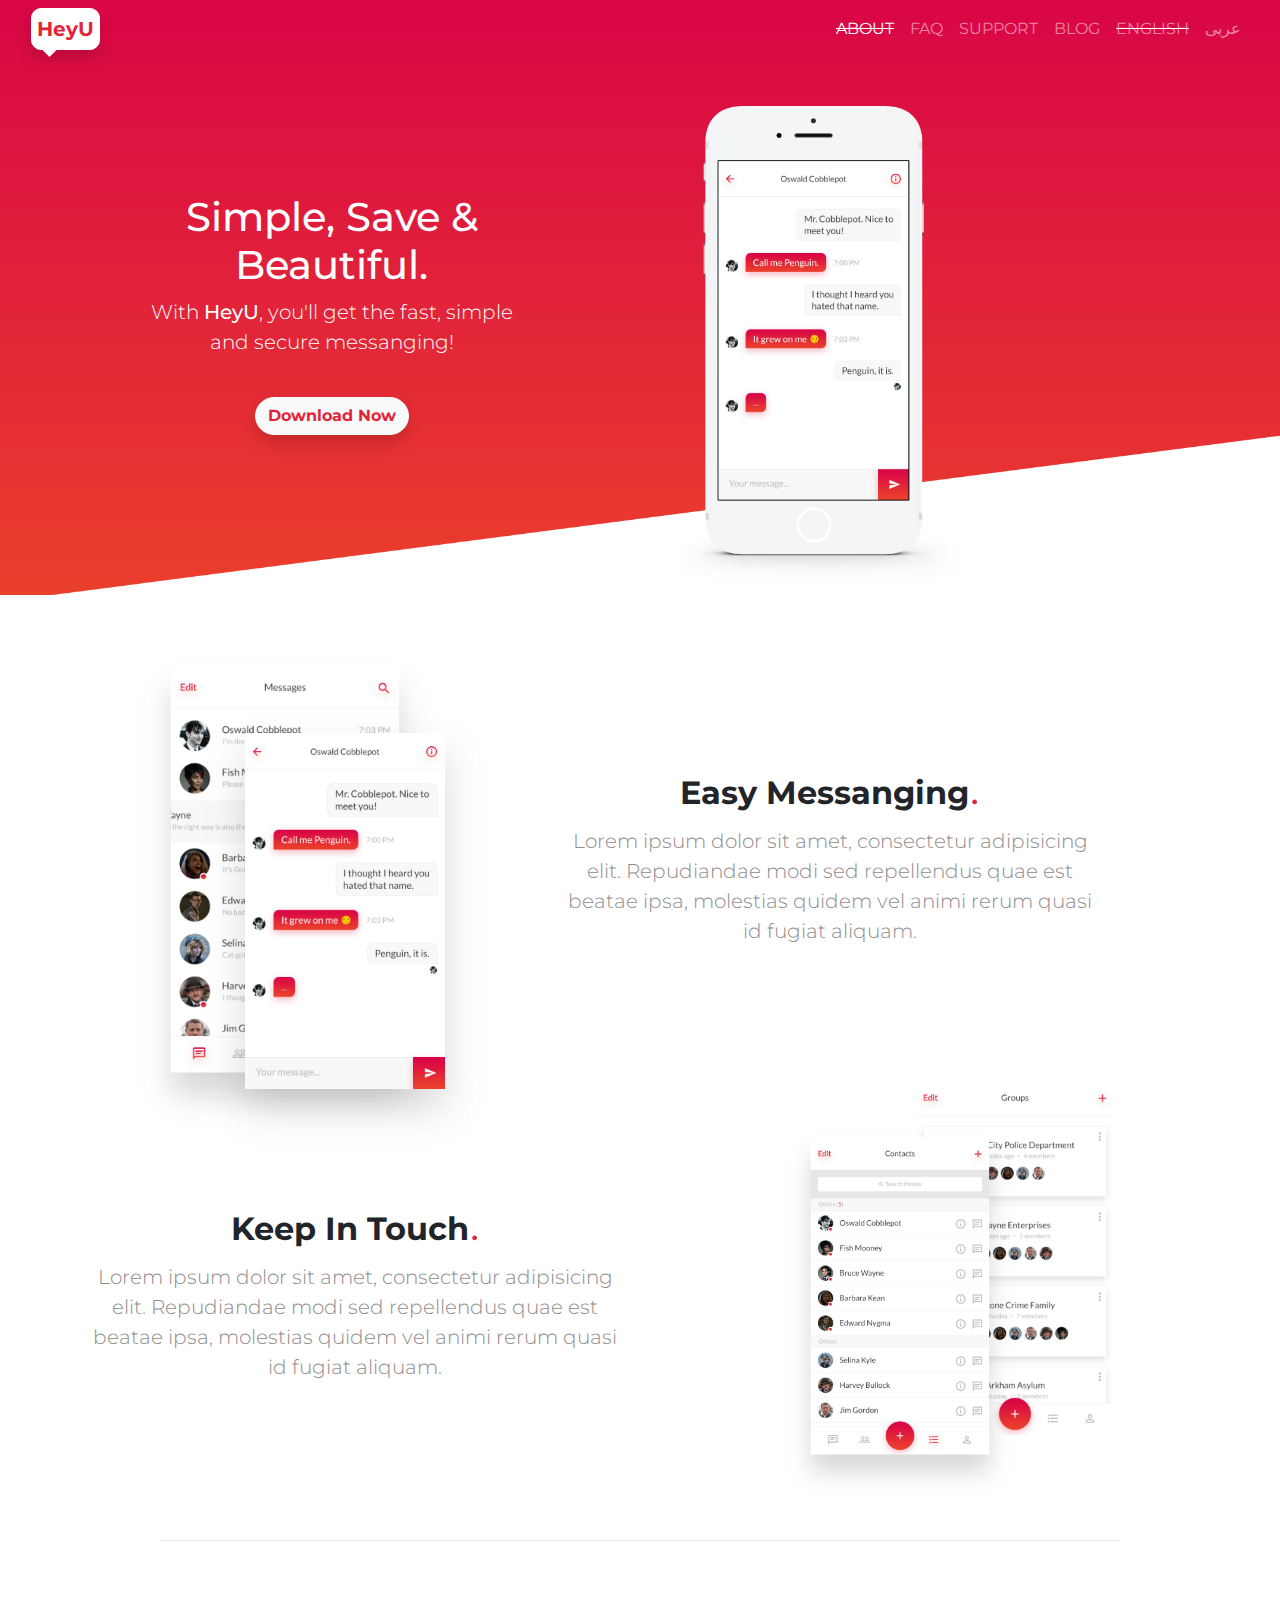
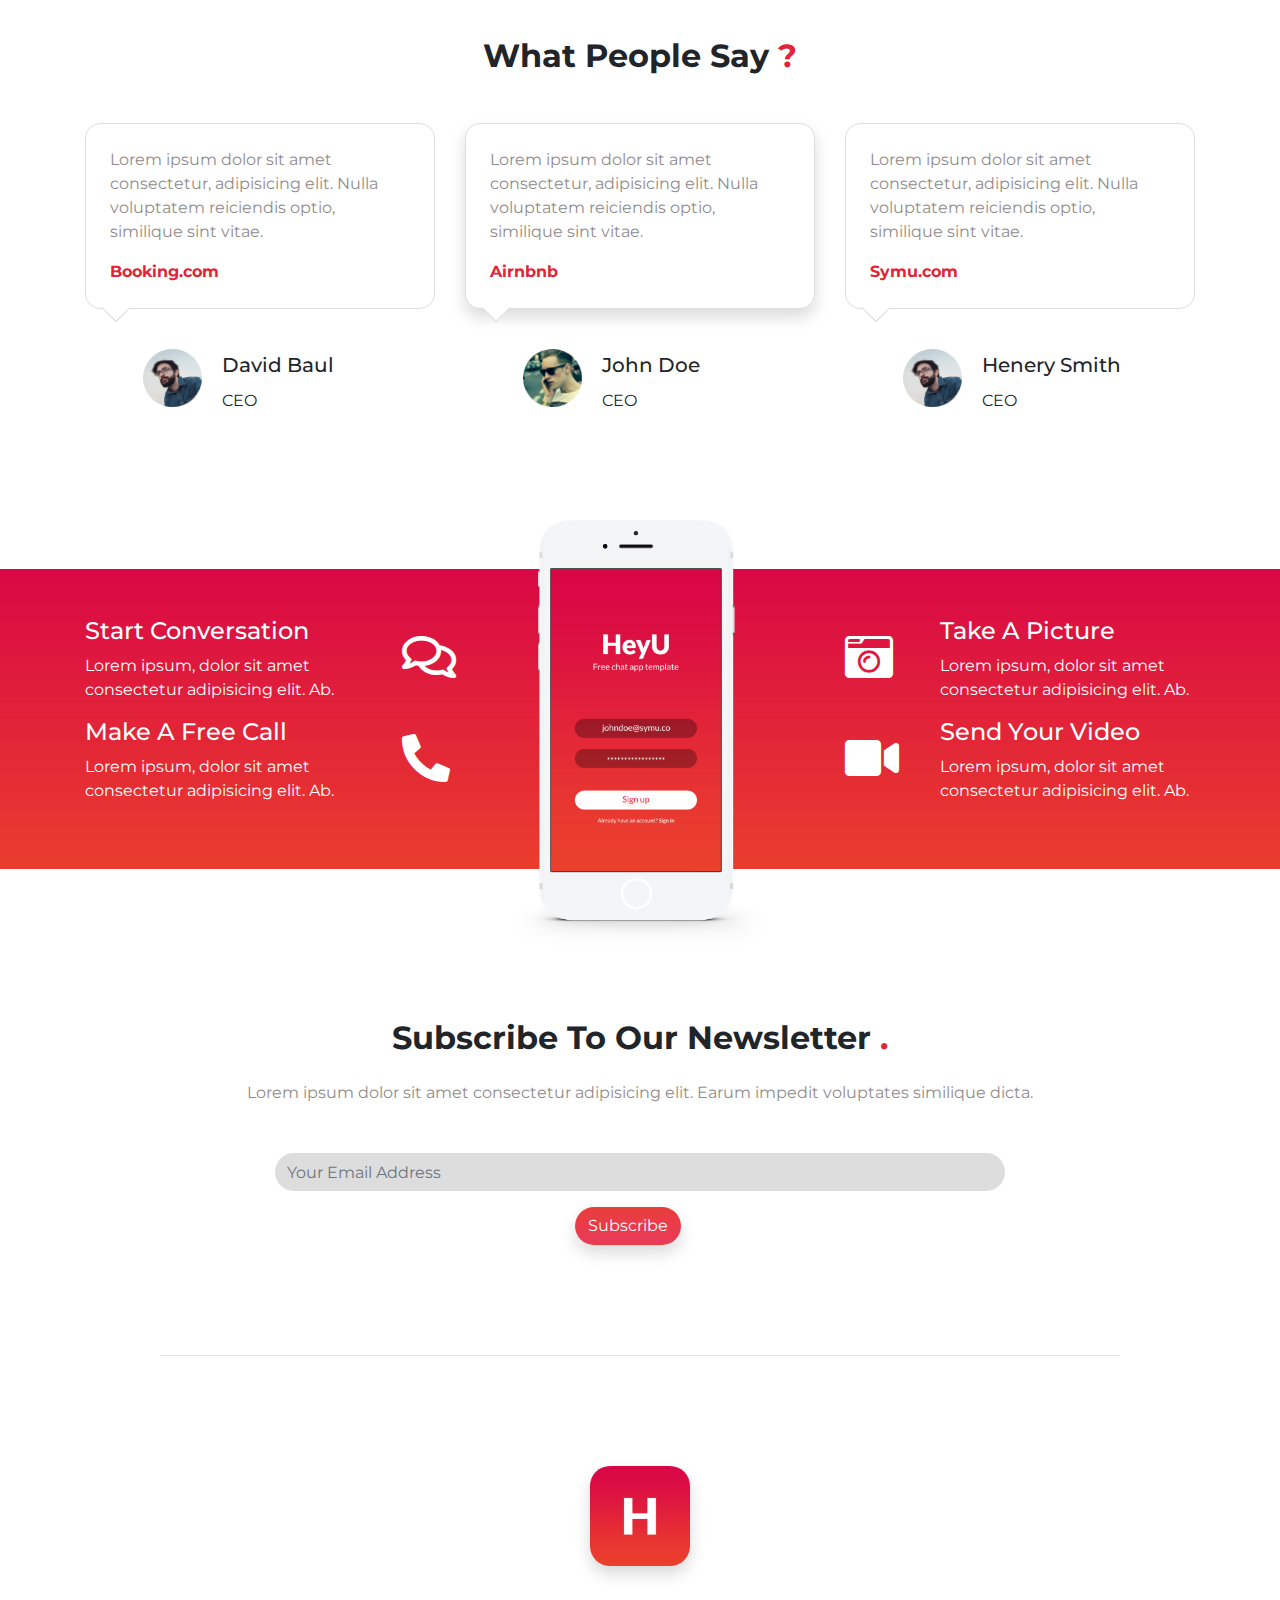
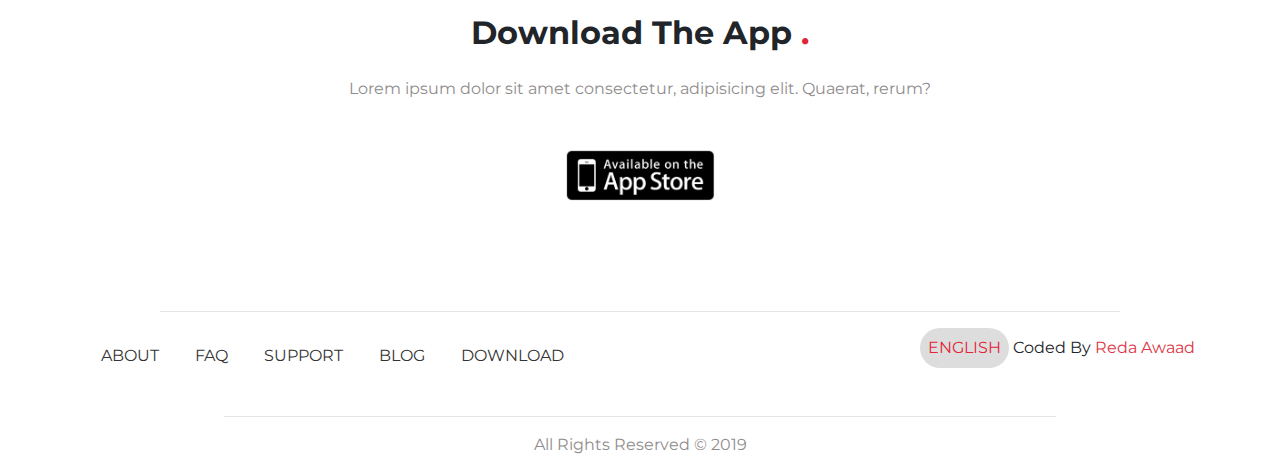
<file: index.html>
<!DOCTYPE html>
<html lang="en">
<head>
  <meta charset="UTF-8">
  <meta name="viewport" content="width=device-width, initial-scale=1.0">
  <meta http-equiv="X-UA-Compatible" content="ie=edge">
  <title>HeyU &#124; Messanging App</title>
  <link rel="shortcut icon" href="images/heyu-favicon.ico" type="image/x-icon">
  <!-- Google Fonts -->
  <link href="https://fonts.googleapis.com/css?family=Montserrat&display=swap" rel="stylesheet">
  <link rel="stylesheet" href="css/all.min.css">
  <link rel="stylesheet" href="css/bootstrap.min.css">
  <link rel="stylesheet" href="css/main.css">
</head>
<body>
                          <!-- Start Header -->
  <header class="header pb-2">
    <div class="container-fluid">
                                          <!-- Start NavBar -->
      <nav class="navbar navbar-expand-lg navbar-dark bg-transparent">
        <a class="navbar-brand font-weight-bold shadow" href="#">HeyU</a>
        <button class="navbar-toggler" type="button" data-toggle="collapse" data-target="#navbarSupportedContent" aria-controls="navbarSupportedContent" aria-expanded="false" aria-label="Toggle navigation">
          <span class="navbar-toggler-icon"></span>
        </button>

        <div class="collapse navbar-collapse" id="navbarSupportedContent">
          <ul class="navbar-nav ml-auto"> <!--Margin Should Be Into css File For Arabic Language-->
            <li class="nav-item link active">
              <a class="nav-link text-uppercase" href="#">about <span class="sr-only">(current)</span></a>
            </li>
            <li class="nav-item link">
              <a class="nav-link text-uppercase" href="#">faq</a>
            </li>
            <li class="nav-item link">
              <a class="nav-link text-uppercase" href="#">support</a>
            </li>
            <li class="nav-item link">
              <a class="nav-link text-uppercase" href="#">blog</a>
            </li>
            <li class="nav-item active-language">
              <a class="nav-link text-uppercase" href="index.html">english</a>
            </li>
            <li class="nav-item">
              <a class="nav-link text-uppercase" href="index-arabic.html">عربى</a>
            </li>
          </ul>
        </div>
      </nav><!-- End NavBar --> 
    </div>
    <div class="container"> 
                                        <!-- Start Main  -->
      <main class="main text-white text-center">
          <div class="">
            <div class="row">
              <div class="main-body col-md-5">
                <div class="main-content ml-sm-5">
                  <h1>Simple, Save &amp; Beautiful.</h1>
                  <p class="lead text-white">With <span class="h5">HeyU</span>, you'll get the fast, simple and secure messanging!</p>
                  <a href="#" class="download btn btn-light mt-4 shadow d-inline-block font-weight-bold">Download Now</a>
                </div>
              </div>
              <div class="col-md-7">
                <div class="main-image w-75 mt-5">
                  <img src="images/iPhone 7-header.png" width="280" alt="Messages">
                </div>
              </div>
            </div>
          </div>
      </main><!-- End Main  -->
    </div> 
  </header><!-- End Header  -->
                                        <!-- Start Features -->
  <section class="features mt-5 mb-2 text-center">
    <div class="container">
      <div class="row">
        <div class="col-lg-5 text-center">
          <div class="features-images mb-5">
            <div class="features-image1">
              <img src="images/Messages.png" width="320" alt="Features Image1">
            </div>
            <div class="features-image2 ">
              <img src="images/Conversation.png" width="320" alt="Features Image2">
            </div>
          </div>
        </div>
        <div class="col-lg-6">
          <div class="features-content">
            <h2 class="font-weight-bold">Easy Messanging<span class="dott display-4">.</span></h2>
            <p class="lead">Lorem ipsum dolor sit amet, consectetur adipisicing elit. Repudiandae modi sed repellendus quae est beatae ipsa, molestias quidem vel animi rerum quasi id fugiat aliquam.</p>
          </div>
        </div>
      </div>
    </div>
  </section><!-- End Features -->
                                        <!-- Start Keep In Touch -->
  <section class="keep-in-touch text-center">
    <div class="container">
      <div class="row">
        <div class="col-lg-6">
          <div class="keep-in-touch-content mb-5">
            <h2 class="font-weight-bold">Keep In Touch<span class="dott display-4">.</span></h2>
            <p class="lead">Lorem ipsum dolor sit amet, consectetur adipisicing elit. Repudiandae modi sed repellendus quae est beatae ipsa, molestias quidem vel animi rerum quasi id fugiat aliquam.</p>
          </div>
        </div>
        <div class="col-lg-5 offset-lg-1">
          <div class="keep-in-touch-images">
            <div class="keep-in-touch-image1">
              <img src="images/Groups.png" width="200" alt="keep in touch Image1">
            </div>
            <div class="keep-in-touch-image2">
              <img src="images/Contacts.png" width="250" alt="keep in touch Image2">
            </div>
          </div>
        </div>
      </div>
    </div>
  </section><!-- End Keep In Touch -->
  <hr class="w-75 mb-5">
                                        <!-- Start Testimonials -->
  <section class="testimonials ">
    <div class="container">
      <div class="text-center my-5">
        <h2 class="font-weight-bold pt-5">What People Say <span class="dott display-5">?</span></h2>
      </div>
      <div class="row">
        <div class="col-md-6 col-lg-4">
          <div class="comment p-4 mb-4">
            <div class="words">
              <p>Lorem ipsum dolor sit amet consectetur, adipisicing elit. Nulla voluptatem reiciendis optio, similique sint vitae.</p>
            </div>
            <span class="company font-weight-bold">Booking.com</span>
          </div>
          <div class="person">
            <div class="card mb-3" style="max-width: 540px;">
              <div class="row no-gutters">
                <div class="col-4 text-right">
                  <img src="/images/david.png" class="card-img w-50 mt-3" alt="John Doe">
                </div>
                <div class="col-8">
                  <div class="card-body">
                    <h5 class="card-title">David Baul</h5>
                    <span class="title text-uppercase">ceo</span>
                  </div>
                </div>
              </div>
            </div>
          </div>
        </div>
        <div class="col-md-6 col-lg-4">
          <div class="comment p-4 mb-4 show-testimonials">
            <div class="words">
              <p>Lorem ipsum dolor sit amet consectetur, adipisicing elit. Nulla voluptatem reiciendis optio, similique sint vitae.</p>
            </div>
            <span class="company font-weight-bold">Airnbnb</span>
          </div>
          <div class="person">
            <div class="card mb-3" style="max-width: 540px;">
              <div class="row no-gutters">
                <div class="col-4 text-right">
                  <img src="/images/john.png" class="card-img w-50 mt-3" alt="John Doe">
                </div>
                <div class="col-8">
                  <div class="card-body">
                    <h5 class="card-title">John Doe</h5>
                    <span class="title text-uppercase">ceo</span>
                  </div>
                </div>
              </div>
            </div>
          </div>
        </div>
        <div class="col-md-6 col-lg-4">
          <div class="comment p-4 mb-4">
            <div class="words">
              <p>Lorem ipsum dolor sit amet consectetur, adipisicing elit. Nulla voluptatem reiciendis optio, similique sint vitae.</p>
            </div>
            <span class="company font-weight-bold">Symu.com</span>
          </div>
          <div class="person">
            <div class="card mb-3" style="max-width: 540px;">
              <div class="row no-gutters">
                <div class="col-4 text-right">
                  <img src="/images/david.png" class="card-img w-50 mt-3" alt="John Doe">
                </div>
                <div class="col-8">
                  <div class="card-body">
                    <h5 class="card-title">Henery Smith</h5>
                    <span class="title text-uppercase">ceo</span>
                  </div>
                </div>
              </div>
            </div>
          </div>
        </div>
      </div>
    </div>
  </section><!-- End Testimonials -->
                                          <!-- Start Application Info -->
  <section class="app-info text-white p-5">
    <div class="container">
      <div class="row">
        <div class="col-md-6 col-lg-4">
          <div class="row">
            <div class="col-10">
              <h4>Start Conversation</h4>
              <p class="text-white">Lorem ipsum, dolor sit amet consectetur adipisicing elit. Ab.</p>
            </div>
            <div class="col-2">
              <i class="far fa-comments fa-3x pt-3"></i>
            </div>
          </div>
          <div class="row">
            <div class="col-10">
              <h4>Make A Free Call</h4>
              <p class="text-white">Lorem ipsum, dolor sit amet consectetur adipisicing elit. Ab.</p>
            </div>
            <div class="col-2">
              <i class="fas fa-phone-alt fa-3x pt-3"></i>
            </div>
          </div>
        </div>
        <div class="col-md-6 col-lg-4">
          <div class="mobile-image text-center my-5">
            <img src="images/iPhone 7 Silver1.png" width="250" alt="Cell Phone">
          </div>
        </div>
        <div class="col-md-6 col-lg-4">
          <div class="row">
            <div class="col-3">
              <i class="fas fa-camera-retro fa-3x pt-3"></i>
            </div>
            <div class="col-9">
              <h4>Take A Picture</h4>
              <p class="text-white">Lorem ipsum, dolor sit amet consectetur adipisicing elit. Ab.</p>
            </div>
          </div>
          <div class="row">
            <div class="col-3">
              <i class="fas fa-video fa-3x pt-3"></i>
            </div>
            <div class="col-9">
              <h4>Send Your Video</h4>
              <p class="text-white">Lorem ipsum, dolor sit amet consectetur adipisicing elit. Ab.</p>
            </div>
          </div>
        </div>
      </div>
    </div>
  </section><!-- End Application Info -->
                                              <!-- Start Newsletter -->
  <section class="newsletter">
    <div class="container">
      <div class="text-center mb-5">
        <h2 class="font-weight-bold mb-4">
          Subscribe To Our Newsletter <span class="dott display-5">.</span>
        </h2>
        <p>Lorem ipsum dolor sit amet consectetur adipisicing elit. Earum impedit voluptates similique dicta.</p>
        <div class="text-center row mt-5">
          <form method="" class="form-inline-block col-sm-8 offset-sm-2 w-100">
            <div class="form-group">
              <input type="email" class="form-control" placeholder="Your Email Address">
            </div>
            <button type="submit" class="btn subscribe-btn text-white shadow ml-n4">Subscribe</button>
          </form>
        </div>
      </div>
    </div>
  </section><!-- End Newsletter -->
  <hr class="w-75 mb-5">
                                        <!-- Start Download Section -->
  <section class="download">
    <div class="container">
      <ul class="list-unstyled text-center">
        <li class="my-5">
          <img src="images/Your_App_Icon.png" class="app-icon shadow" width="100" alt="App">
        </li>
        <li class="my-4">
          <h2 class="font-weight-bold mb-4">
            Download The App <span class="dott display-5">.</span>
          </h2>
        </li>
        <li class="my-4">
          <p>Lorem ipsum dolor sit amet consectetur, adipisicing elit. Quaerat, rerum?</p>
        </li>
        <li class="mt-5">
          <img src="images/app-store.jpg" class="app-store" width="150" alt="App Store">
        </li>
      </ul>
    </div>
  </section><!-- End Download Section -->                                      
  <hr class="w-75">
                                          <!-- Start Footer -->
  <footer class="footer">
    <div class="container">
      <div class="row">
        <div class="col-md-8">
          <ul class="list-unstyled d-inline-block">
            <li class="d-inline-block text-uppercase m-3">
              <a href="#" class="text-decoration-none">about</a>
            </li>
            <li class="d-inline-block text-uppercase m-3">
              <a href="#" class="text-decoration-none">faq</a>
            </li>
            <li class="d-inline-block text-uppercase m-3">
              <a href="#" class="text-decoration-none">support</a>
            </li>
            <li class="d-inline-block text-uppercase m-3">
              <a href="#" class="text-decoration-none">blog</a>
            </li>
            <li class="d-inline-block text-uppercase m-3">
              <a href="#" class="text-decoration-none">download</a>
            </li>
          </ul>
        </div>
        <div class="col-md-4 text-right mb-3">
          <span class="language d-inline-block text-uppercase p-2">
            english
          </span>
          <span>Coded By <a href="https://www.facebook.com/redaawaad25" class="text-danger">Reda Awaad</a></span>
        </div>
      </div>
      <hr class="w-75">
      <div class="copyright">
        <p class="text-center">All Rights Reserved &copy; 2019</p>
      </div>
    </div>
  </footer><!-- End Footer -->
                                  <!-- Back To Top Button -->
  <div class="to-top shadow text-center pt-2">
    <i class="fas fa-chevron-up text-white"></i>
  </div>

  <script src="js/jquery-3.4.1.min.js"></script>
  <script src="js/popper.min.js"></script>
  <script src="js/bootstrap.min.js"></script>
  <script src="js/main.js"></script>
</body>
</html>
</file>
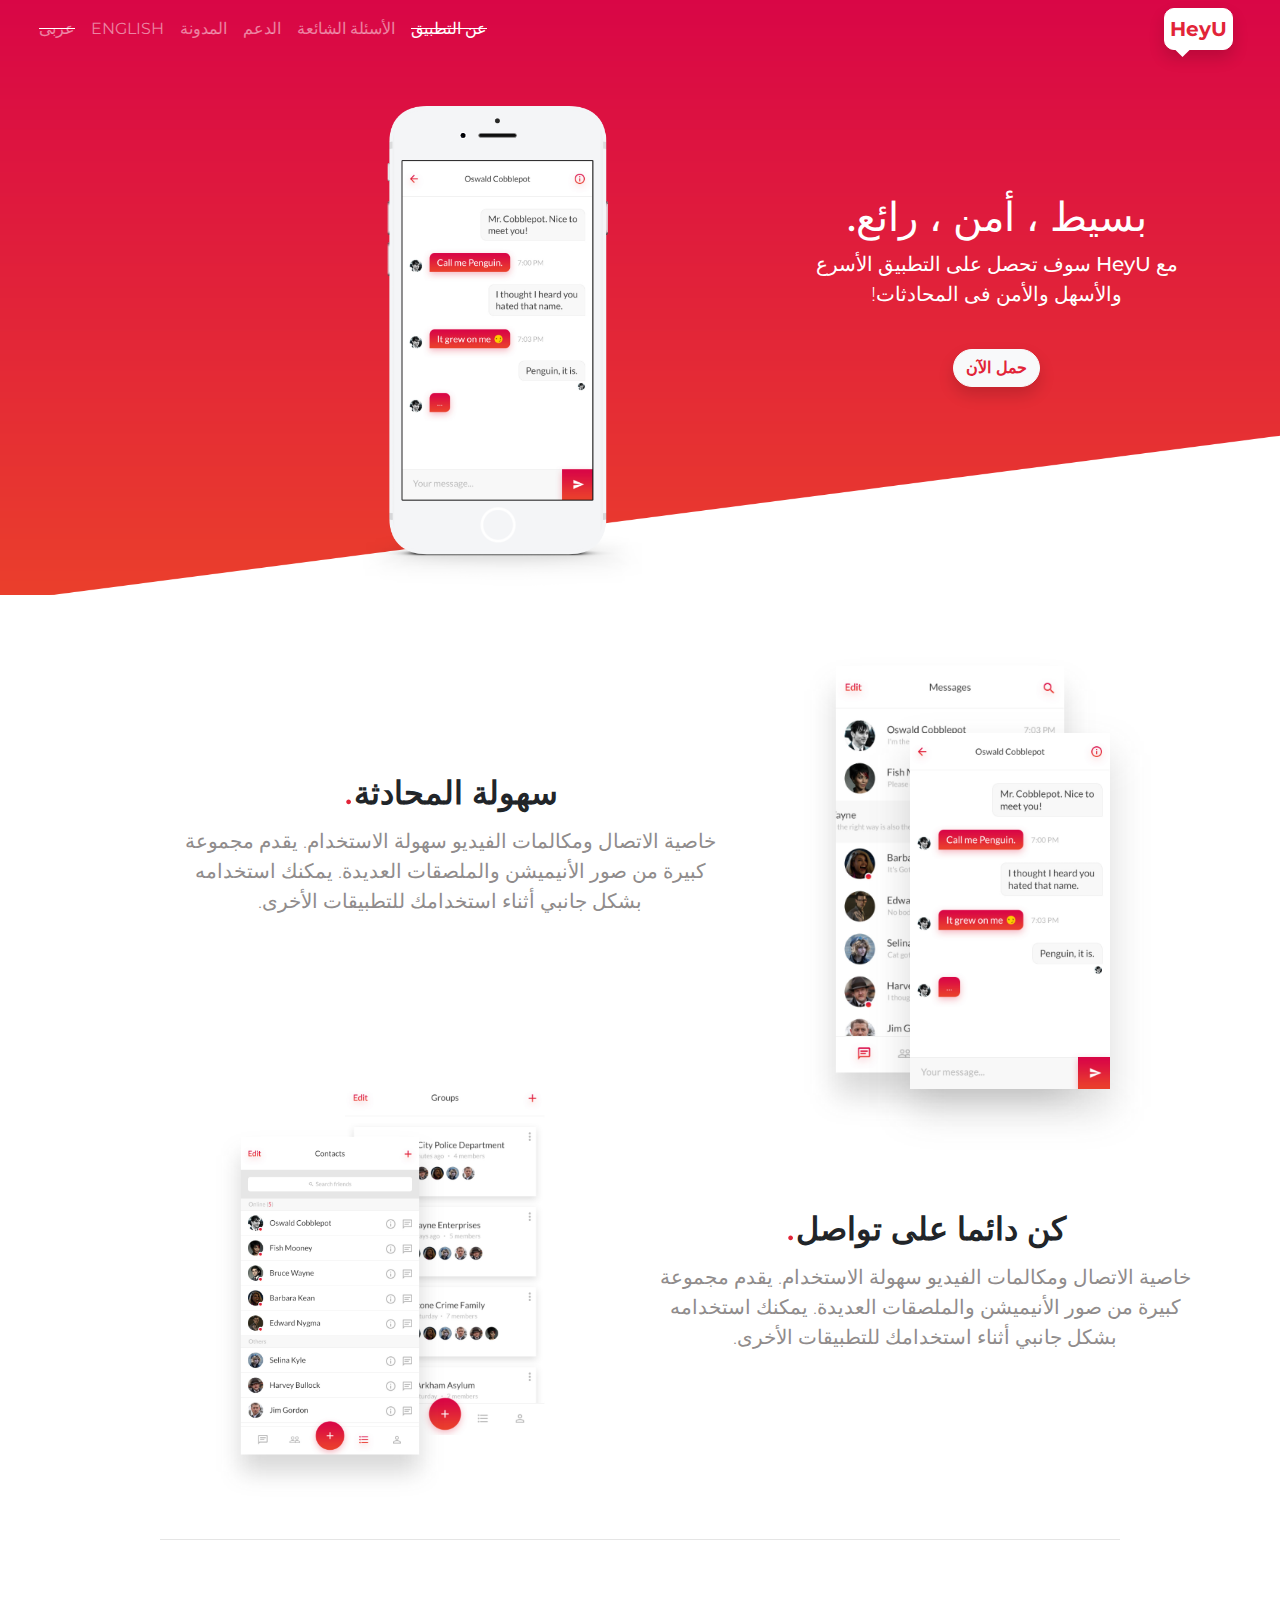
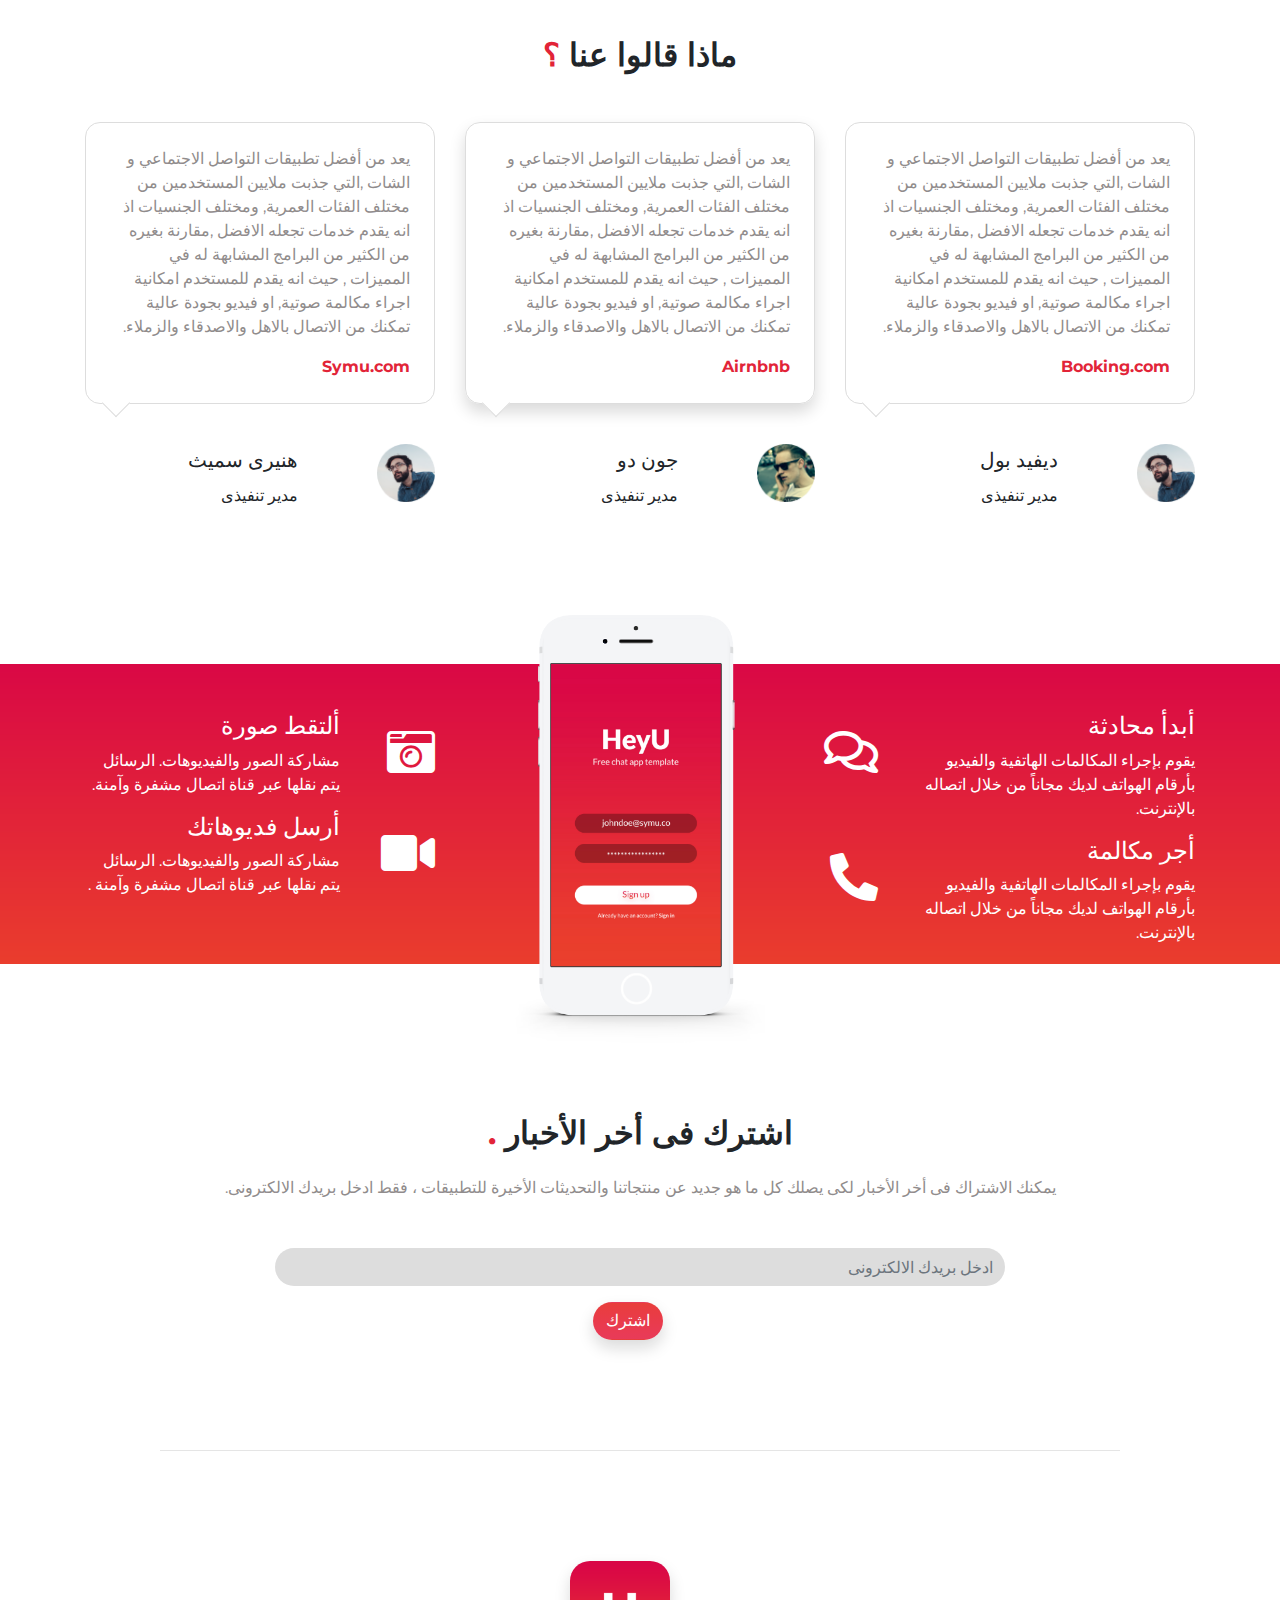
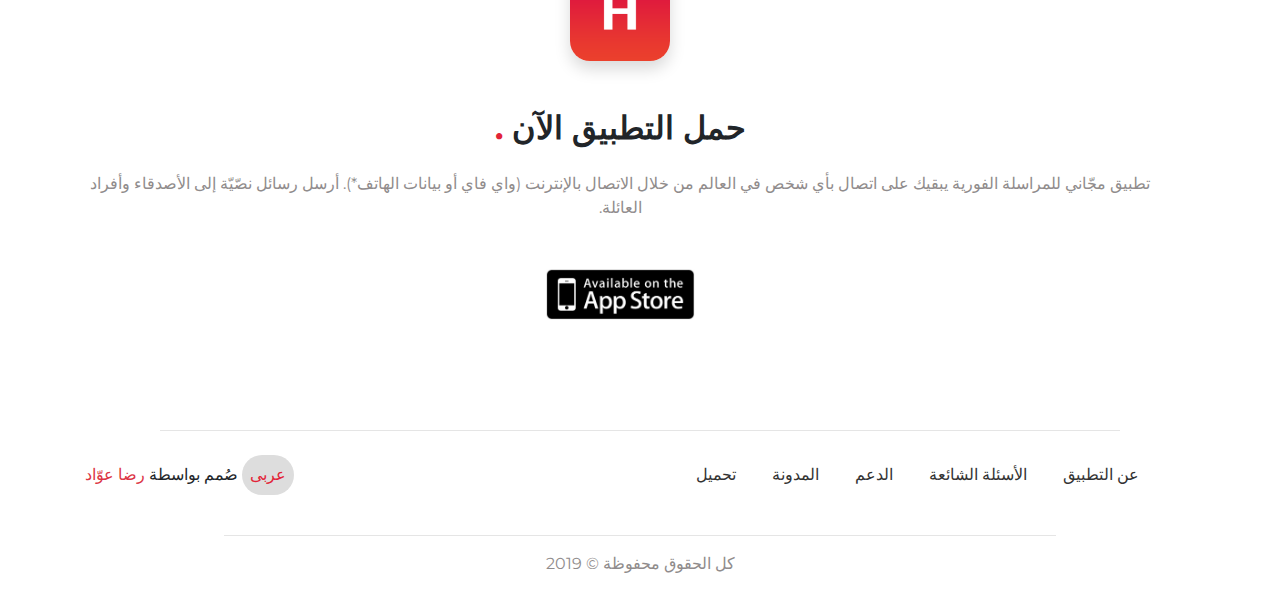
<file: index-arabic.html>
<!DOCTYPE html>
<html lang="en">
<head>
  <meta charset="UTF-8">
  <meta name="viewport" content="width=device-width, initial-scale=1.0">
  <meta http-equiv="X-UA-Compatible" content="ie=edge">
  <title>هاى يو &#124; تطبيق محادثة</title>
  <link rel="shortcut icon" href="images/heyu-favicon.ico" type="image/x-icon">
  <!-- Google Fonts -->
  <link href="https://fonts.googleapis.com/css?family=Montserrat&display=swap" rel="stylesheet">
  <link rel="stylesheet" href="css/all.min.css">
  <link rel="stylesheet" href="css/bootstrap.min.css">
  <link rel="stylesheet" href="css/main.css">
</head>
<body dir="rtl">
                          <!-- Start Header -->
  <header class="header pb-2">
    <div class="container-fluid">
                                          <!-- Start NavBar -->
      <nav class="navbar navbar-expand-lg navbar-dark bg-transparent">
        <a class="navbar-brand font-weight-bold shadow" href="#">HeyU</a>
        <button class="navbar-toggler" type="button" data-toggle="collapse" data-target="#navbarSupportedContent" aria-controls="navbarSupportedContent" aria-expanded="false" aria-label="Toggle navigation">
          <span class="navbar-toggler-icon"></span>
        </button>

        <div class="collapse navbar-collapse text-right" id="navbarSupportedContent">
          <ul class="navbar-nav mr-auto"> <!--Margin Should Be Into css File For Arabic Language-->
            <li class="nav-item link active">
              <a class="nav-link text-uppercase" href="#">عن التطبيق <span class="sr-only">(current)</span></a>
            </li>
            <li class="nav-item link">
              <a class="nav-link text-uppercase" href="#">الأسئلة الشائعة</a>
            </li>
            <li class="nav-item link">
              <a class="nav-link text-uppercase" href="#">الدعم</a>
            </li>
            <li class="nav-item link">
              <a class="nav-link text-uppercase" href="#">المدونة</a>
            </li>
            <li class="nav-item">
              <a class="nav-link text-uppercase" href="index.html">english</a>
            </li>
            <li class="nav-item active-language">
              <a class="nav-link text-uppercase" href="#">عربى</a>
            </li>
          </ul>
        </div>
      </nav><!-- End NavBar --> 
    </div>
    <div class="container"> 
                                        <!-- Start Main  -->
      <main class="main text-white text-center">
          <div class="">
            <div class="row">
              <div class="main-body col-md-5">
                <div class="main-content ml-sm-5">
                  <h1>بسيط ، أمن ، رائع.</h1>
                  <p class="lead text-white">مع <span class="h5">HeyU</span> سوف تحصل على التطبيق الأسرع والأسهل والأمن فى المحادثات!</p>
                  <a href="#" class="download btn btn-light mt-4 shadow d-inline-block font-weight-bold">
                    حمل الآن
                  </a>
                </div>
              </div>
              <div class="col-md-7">
                <div class="main-image w-75 mt-5">
                  <img src="images/iPhone 7-header.png" width="280" alt="Messages">
                </div>
              </div>
            </div>
          </div>
      </main><!-- End Main  -->
    </div> 
  </header><!-- End Header  -->
                                        <!-- Start Features -->
  <section class="features mt-5 mb-2 text-center">
    <div class="container">
      <div class="row">
        <div class="col-lg-5 text-center">
          <div class="features-images mb-5">
            <div class="features-image1">
              <img src="images/Messages.png" width="320" alt="Features Image1">
            </div>
            <div class="features-image2 ">
              <img src="images/Conversation.png" width="320" alt="Features Image2">
            </div>
          </div>
        </div>
        <div class="col-lg-6">
          <div class="features-content">
            <h2 class="font-weight-bold">سهولة المحادثة<span class="dott display-4">.</span></h2>
            <p class="lead">خاصية الاتصال ومكالمات الفيديو
                سهولة الاستخدام.
                يقدم مجموعة كبيرة من صور الأنيميشن والملصقات العديدة.
                يمكنك استخدامه بشكل جانبي أثناء استخدامك للتطبيقات الأخرى.</p>
          </div>
        </div>
      </div>
    </div>
  </section><!-- End Features -->
                                        <!-- Start Keep In Touch -->
  <section class="keep-in-touch text-center">
    <div class="container">
      <div class="row">
        <div class="col-lg-6">
          <div class="keep-in-touch-content mb-5">
            <h2 class="font-weight-bold">كن دائما على تواصل<span class="dott display-4">.</span></h2>
            <p class="lead">خاصية الاتصال ومكالمات الفيديو
                سهولة الاستخدام.
                يقدم مجموعة كبيرة من صور الأنيميشن والملصقات العديدة.
                يمكنك استخدامه بشكل جانبي أثناء استخدامك للتطبيقات الأخرى.</p>
          </div>
        </div>
        <div class="col-lg-5 offset-lg-1">
          <div class="keep-in-touch-images">
            <div class="keep-in-touch-image1">
              <img src="images/Groups.png" width="200" alt="keep in touch Image1">
            </div>
            <div class="keep-in-touch-image2">
              <img src="images/Contacts.png" width="250" alt="keep in touch Image2">
            </div>
          </div>
        </div>
      </div>
    </div>
  </section><!-- End Keep In Touch -->
  <hr class="w-75 mb-5">
                                        <!-- Start Testimonials -->
  <section class="testimonials ">
    <div class="container">
      <div class="text-center my-5">
        <h2 class="font-weight-bold pt-5">ماذا قالوا عنا <span class="dott display-5">؟</span></h2>
      </div>
      <div class="row text-right">
        <div class="col-md-6 col-lg-4">
          <div class="comment p-4 mb-4">
            <div class="words">
              <p>يعد من أفضل تطبيقات التواصل الاجتماعي و الشات ,التي جذبت ملايين المستخدمين من مختلف الفئات العمرية, ومختلف الجنسيات اذ انه يقدم خدمات تجعله الافضل ,مقارنة بغيره من الكثير من البرامج المشابهة له في المميزات  , حيث انه يقدم للمستخدم امكانية اجراء مكالمة صوتية, او فيديو بجودة عالية تمكنك من الاتصال بالاهل والاصدقاء والزملاء.</p>
            </div>
            <span class="company font-weight-bold">Booking.com</span>
          </div>
          <div class="person">
            <div class="card mb-3" style="max-width: 540px;">
              <div class="row no-gutters">
                <div class="col-4 text-right">
                  <img src="/images/david.png" class="card-img w-50 mt-3" alt="John Doe">
                </div>
                <div class="col-8">
                  <div class="card-body">
                    <h5 class="card-title">ديفيد بول</h5>
                    <span class="title text-uppercase">مدير تنفيذى</span>
                  </div>
                </div>
              </div>
            </div>
          </div>
        </div>
        <div class="col-md-6 col-lg-4">
          <div class="comment p-4 mb-4 show-testimonials">
            <div class="words">
              <p>يعد من أفضل تطبيقات التواصل الاجتماعي و الشات ,التي جذبت ملايين المستخدمين من مختلف الفئات العمرية, ومختلف الجنسيات اذ انه يقدم خدمات تجعله الافضل ,مقارنة بغيره من الكثير من البرامج المشابهة له في المميزات  , حيث انه يقدم للمستخدم امكانية اجراء مكالمة صوتية, او فيديو بجودة عالية تمكنك من الاتصال بالاهل والاصدقاء والزملاء.</p>
            </div>
            <span class="company font-weight-bold">Airnbnb</span>
          </div>
          <div class="person">
            <div class="card mb-3" style="max-width: 540px;">
              <div class="row no-gutters">
                <div class="col-4 text-right">
                  <img src="/images/john.png" class="card-img w-50 mt-3" alt="John Doe">
                </div>
                <div class="col-8">
                  <div class="card-body">
                    <h5 class="card-title">جون دو</h5>
                    <span class="title text-uppercase">مدير تنفيذى</span>
                  </div>
                </div>
              </div>
            </div>
          </div>
        </div>
        <div class="col-md-6 col-lg-4">
          <div class="comment p-4 mb-4">
            <div class="words">
              <p>يعد من أفضل تطبيقات التواصل الاجتماعي و الشات ,التي جذبت ملايين المستخدمين من مختلف الفئات العمرية, ومختلف الجنسيات اذ انه يقدم خدمات تجعله الافضل ,مقارنة بغيره من الكثير من البرامج المشابهة له في المميزات  , حيث انه يقدم للمستخدم امكانية اجراء مكالمة صوتية, او فيديو بجودة عالية تمكنك من الاتصال بالاهل والاصدقاء والزملاء.</p>
            </div>
            <span class="company font-weight-bold">Symu.com</span>
          </div>
          <div class="person">
            <div class="card mb-3" style="max-width: 540px;">
              <div class="row no-gutters">
                <div class="col-4 text-right">
                  <img src="/images/david.png" class="card-img w-50 mt-3" alt="John Doe">
                </div>
                <div class="col-8">
                  <div class="card-body">
                    <h5 class="card-title">هنيرى سميث</h5>
                    <span class="title text-uppercase">مدير تنفيذى</span>
                  </div>
                </div>
              </div>
            </div>
          </div>
        </div>
      </div>
    </div>
  </section><!-- End Testimonials -->
                                          <!-- Start Application Info -->
  <section class="app-info text-white p-5 text-right">
    <div class="container">
      <div class="row">
        <div class="col-md-6 col-lg-4">
          <div class="row">
            <div class="col-10">
              <h4>أبدأ محادثة</h4>
              <p class="text-white">يقوم بإجراء المكالمات الهاتفية والفيديو بأرقام الهواتف لديك مجاناً من خلال اتصاله بالإنترنت.</p>
            </div>
            <div class="col-2">
              <i class="far fa-comments fa-3x pt-3"></i>
            </div>
          </div>
          <div class="row">
            <div class="col-10">
              <h4>أجر مكالمة</h4>
              <p class="text-white">يقوم بإجراء المكالمات الهاتفية والفيديو بأرقام الهواتف لديك مجاناً من خلال اتصاله بالإنترنت.</p>
            </div>
            <div class="col-2">
              <i class="fas fa-phone-alt fa-3x pt-3"></i>
            </div>
          </div>
        </div>
        <div class="col-md-6 col-lg-4">
          <div class="mobile-image text-center my-5">
            <img src="images/iPhone 7 Silver1.png" width="250" alt="Cell Phone">
          </div>
        </div>
        <div class="col-md-6 col-lg-4">
          <div class="row">
            <div class="col-3">
              <i class="fas fa-camera-retro fa-3x pt-3"></i>
            </div>
            <div class="col-9">
              <h4>ألتقط صورة</h4>
              <p class="text-white">مشاركة الصور والفيديوهات. الرسائل يتم نقلها عبر قناة اتصال مشفرة وآمنة.</p>
            </div>
          </div>
          <div class="row">
            <div class="col-3">
              <i class="fas fa-video fa-3x pt-3"></i>
            </div>
            <div class="col-9">
              <h4>أرسل فديوهاتك</h4>
              <p class="text-white"> مشاركة الصور والفيديوهات. الرسائل يتم نقلها عبر قناة اتصال مشفرة وآمنة .</p>
            </div>
          </div>
        </div>
      </div>
    </div>
  </section><!-- End Application Info -->
                                              <!-- Start Newsletter -->
  <section class="newsletter">
    <div class="container">
      <div class="text-center mb-5">
        <h2 class="font-weight-bold mb-4">
          اشترك فى أخر الأخبار <span class="dott display-5">.</span>
        </h2>
        <p>يمكنك الاشتراك فى أخر الأخبار لكى يصلك كل ما هو جديد عن منتجاتنا والتحديثات الأخيرة للتطبيقات ، فقط ادخل بريدك الالكترونى.</p>
        <div class="text-center row mt-5">
          <div class="col-sm-2"></div>
          <form method="" class="form-block col-sm-8 w-100">
            <div class="form-group text-center">
              <input type="email" class="form-control" placeholder="ادخل بريدك الالكترونى">
            </div>
            <button type="submit" class="btn subscribe-btn text-white shadow ml-n4">اشترك</button>
          </form>
        </div>
      </div>
    </div>
  </section><!-- End Newsletter -->
  <hr class="w-75 mb-5">
                                        <!-- Start Download Section -->
  <section class="download">
    <div class="container">
      <ul class="list-unstyled text-center">
        <li class="my-5">
          <img src="images/Your_App_Icon.png" class="app-icon shadow" width="100" alt="App">
        </li>
        <li class="my-4">
          <h2 class="font-weight-bold mb-4">
            حمل التطبيق الآن <span class="dott display-5">.</span>
          </h2>
        </li>
        <li class="my-4">
          <p>تطبيق مجّاني للمراسلة الفورية يبقيك على اتصال بأي شخص في العالم من خلال الاتصال بالإنترنت (واي فاي أو بيانات الهاتف*). أرسل رسائل نصّيّة إلى الأصدقاء وأفراد العائلة.</p>
        </li>
        <li class="mt-5">
          <img src="images/app-store.jpg" class="app-store" width="150" alt="App Store">
        </li>
      </ul>
    </div>
  </section><!-- End Download Section -->                                      
  <hr class="w-75">
                                          <!-- Start Footer -->
  <footer class="footer">
    <div class="container">
      <div class="row">
        <div class="col-md-8 text-right">
          <ul class="list-unstyled d-inline-block">
            <li class="d-inline-block text-uppercase m-3">
              <a href="#" class="text-decoration-none">عن التطبيق</a>
            </li>
            <li class="d-inline-block text-uppercase m-3">
              <a href="#" class="text-decoration-none">الأسئلة الشائعة</a>
            </li>
            <li class="d-inline-block text-uppercase m-3">
              <a href="#" class="text-decoration-none">الدعم</a>
            </li>
            <li class="d-inline-block text-uppercase m-3">
              <a href="#" class="text-decoration-none">المدونة</a>
            </li>
            <li class="d-inline-block text-uppercase m-3">
              <a href="#" class="text-decoration-none">تحميل</a>
            </li>
          </ul>
        </div>
        <div class="col-md-4 text-left mb-3 mb-md-0 mt-sm-2">
          <span class="language d-inline-block text-uppercase p-2">
            عربى
          </span>
          <span>صُمم بواسطة <a href="https://www.linkedin.com/in/redaawwad/" target="_blank" class="text-danger">رضا عوّاد</a></span>
        </div>
      </div>
      <hr class="w-75">
      <div class="copyright">
        <p class="text-center">كل الحقوق محفوظة &copy; 2019</p>
      </div>
    </div>
  </footer><!-- End Footer -->
                                  <!-- Back To Top Button -->
  <div class="to-top shadow text-center pt-2">
    <i class="fas fa-chevron-up text-white"></i>
  </div>

  <script src="js/jquery-3.4.1.min.js"></script>
  <script src="js/popper.min.js"></script>
  <script src="js/bootstrap.min.js"></script>
  <script src="js/main.js"></script>
</body>
</html>
</file>
<file: css/main.css>
html {
  scroll-behavior: smooth;
}

body {
  font-family: "Montserrat", sans-serif;
  box-sizing: border-box;
}
body p {
  color: #908c8c;
}

.header {
  background: url("/images/header-background.png") center;
  background-size: cover;
}

.navbar .navbar-brand {
  position: relative;
  border: 1px solid #fff;
  padding: 5px;
  background-color: #fff;
  color: #e22438;
  border-radius: 10px;
}
.navbar .navbar-brand::after {
  content: "";
  position: absolute;
  bottom: -5px;
  left: 10px;
  width: 15px;
  height: 15px;
  transform: rotate(-45deg);
  background-color: #fff;
  z-index: 1;
}
.navbar .navbar-brand:hover {
  color: #e22438 !important;
}
.navbar .nav-item.active,
.navbar .active-language {
  text-decoration: line-through;
  color: #fff !important;
}

.main .main-body .main-content {
  padding-top: 5vh;
}
@media (min-width: 768px) {
  .main .main-body .main-content {
    padding-top: 15vh;
  }
}
.main .main-body .main-content .download {
  color: #e22438 !important;
  border-radius: 50px;
}
.main .main-image {
  padding-left: 40px;
}

.features .features-images {
  position: relative;
  min-height: 380px;
}
.features .features-images .features-image1,
.features .features-images .features-image2 {
  position: absolute;
}
.features .features-images .features-image1 {
  top: 0;
  left: 0;
}
@media (min-width: 768px) {
  .features .features-images .features-image1 {
    left: 40px;
  }
}
.features .features-images .features-image2 {
  top: 50px;
  left: 25px;
}
@media (min-width: 768px) {
  .features .features-images .features-image2 {
    left: 100px;
    animation: wave 7s linear infinite;
  }
}
@keyframes wave {
  0%, 55% {
    top: 25px;
    left: 30px;
  }
  5%, 15%, 35%, 25% {
    top: 15px;
    left: 50px;
  }
  10%, 45% {
    top: 20;
    left: 10px;
  }
  65%, 75%, 100% {
    top: 35px;
    left: 40px;
  }
  85%, 95% {
    top: 40px;
    left: 70px;
  }
}

.features-content {
  margin-top: 20%;
}
.features-content .dott {
  color: #e22438;
}

.keep-in-touch {
  margin-bottom: 110px;
}
.keep-in-touch .keep-in-touch-images {
  position: relative;
  min-height: 350px;
}
.keep-in-touch .keep-in-touch-images .keep-in-touch-image1,
.keep-in-touch .keep-in-touch-images .keep-in-touch-image2 {
  position: absolute;
}
.keep-in-touch .keep-in-touch-images .keep-in-touch-image1 {
  top: 0;
  right: 80px;
}
.keep-in-touch .keep-in-touch-images .keep-in-touch-image2 {
  top: 40px;
  right: 10px;
}
@media (min-width: 768px) {
  .keep-in-touch .keep-in-touch-images .keep-in-touch-image2 {
    right: 170px;
    animation: wave 7s linear infinite;
    animation-delay: 1.5s;
  }
}
.keep-in-touch .keep-in-touch-content {
  margin-top: 20%;
}
.keep-in-touch .keep-in-touch-content .dott {
  color: #e22438;
}

.testimonials {
  margin-bottom: 120px;
}
.testimonials .dott {
  color: #e22438;
}
.testimonials .comment {
  border: 1px solid #ddd;
  border-radius: 15px;
  position: relative;
  transition: all 0.8s ease-in-out;
}
.testimonials .comment::after {
  content: "";
  position: absolute;
  bottom: -10px;
  left: 20px;
  width: 20px;
  height: 20px;
  transform: rotate(45deg);
  background-color: #fff;
  border-bottom: 1px solid #ddd;
  border-right: 1px solid #ddd;
}
.testimonials .comment .company {
  color: #e22438;
}
.testimonials .show-testimonials {
  box-shadow: 0 0.5rem 1rem rgba(0, 0, 0, 0.15) !important;
}
.testimonials .person .card {
  border: none;
}

.app-info {
  height: 300px;
  margin-bottom: 110px;
  background: url("/images/app-info-background.png") center;
  background-size: cover;
}
@media (max-width: 991px) {
  .app-info {
    height: 660px;
  }
}
@media (max-width: 768px) {
  .app-info {
    height: 1000px;
  }
}
@media (max-width: 500px) {
  .app-info {
    height: 1200px;
  }
}
.app-info .mobile-image {
  position: relative;
  height: 250px;
}
@media (max-width: 768px) {
  .app-info .mobile-image {
    height: 420px;
  }
}
.app-info .mobile-image img {
  position: absolute;
  top: -145px;
  left: 50px;
}
@media (max-width: 767px) {
  .app-info .mobile-image img {
    top: 0;
  }
}

.newsletter {
  margin-top: 150px;
  margin-bottom: 110px;
}
.newsletter .dott {
  color: #e22438;
}
.newsletter .form-control {
  background-color: #ddd !important;
  border-radius: 50px;
  border: none;
}
.newsletter .form-control:focus {
  box-shadow: none;
  border: none;
}
.newsletter .subscribe-btn {
  border-radius: 50px;
  opacity: 0.95;
  transition: opacity 0.3s ease-in-out;
  background: gradient(linear, to bottom, #e73431, #e8323a, #e83142, #e83149, #e73151);
  background: -webkit-linear-gradient(#e73431, #e8323a, #e83142, #e83149, #e73151);
  background: -moz-linear-gradient(#e73431, #e8323a, #e83142, #e83149, #e73151);
  background: -o-linear-gradient(#e73431, #e8323a, #e83142, #e83149, #e73151);
  background: -ms-linear-gradient(#e73431, #e8323a, #e83142, #e83149, #e73151);
  background: linear-gradient(e73431, #e8323a, #e83142, #e83149, #e73151);
}
.newsletter .subscribe-btn:hover {
  opacity: 1;
}

.download {
  margin-top: 110px;
  margin-bottom: 110px;
}
.download .dott {
  color: #e22438;
}
.download .app-icon {
  border-radius: 20px;
}

.footer a {
  color: #333;
}
.footer a:hover {
  color: #e22438;
}
.footer .language {
  background-color: #ddd;
  border-radius: 50px;
  color: #e22438;
}

.to-top {
  position: fixed;
  bottom: 40px;
  right: 40px;
  width: 40px;
  height: 40px;
  background: gradient(linear, to bottom, #e73431, #e8323a, #e83142, #e83149, #e73151);
  background: -webkit-linear-gradient(#e73431, #e8323a, #e83142, #e83149, #e73151);
  background: -moz-linear-gradient(#e73431, #e8323a, #e83142, #e83149, #e73151);
  background: -o-linear-gradient(#e73431, #e8323a, #e83142, #e83149, #e73151);
  background: -ms-linear-gradient(#e73431, #e8323a, #e83142, #e83149, #e73151);
  background: linear-gradient(e73431, #e8323a, #e83142, #e83149, #e73151);
  border-radius: 50%;
  cursor: pointer;
  transition: all 0.5s ease-in-out;
  visibility: hidden;
}
.to-top i {
  transition: all 0.3s ease-in-out;
}
.to-top:hover i {
  transform: scale(1.5);
}

/*# sourceMappingURL=main.css.map */
</file>
